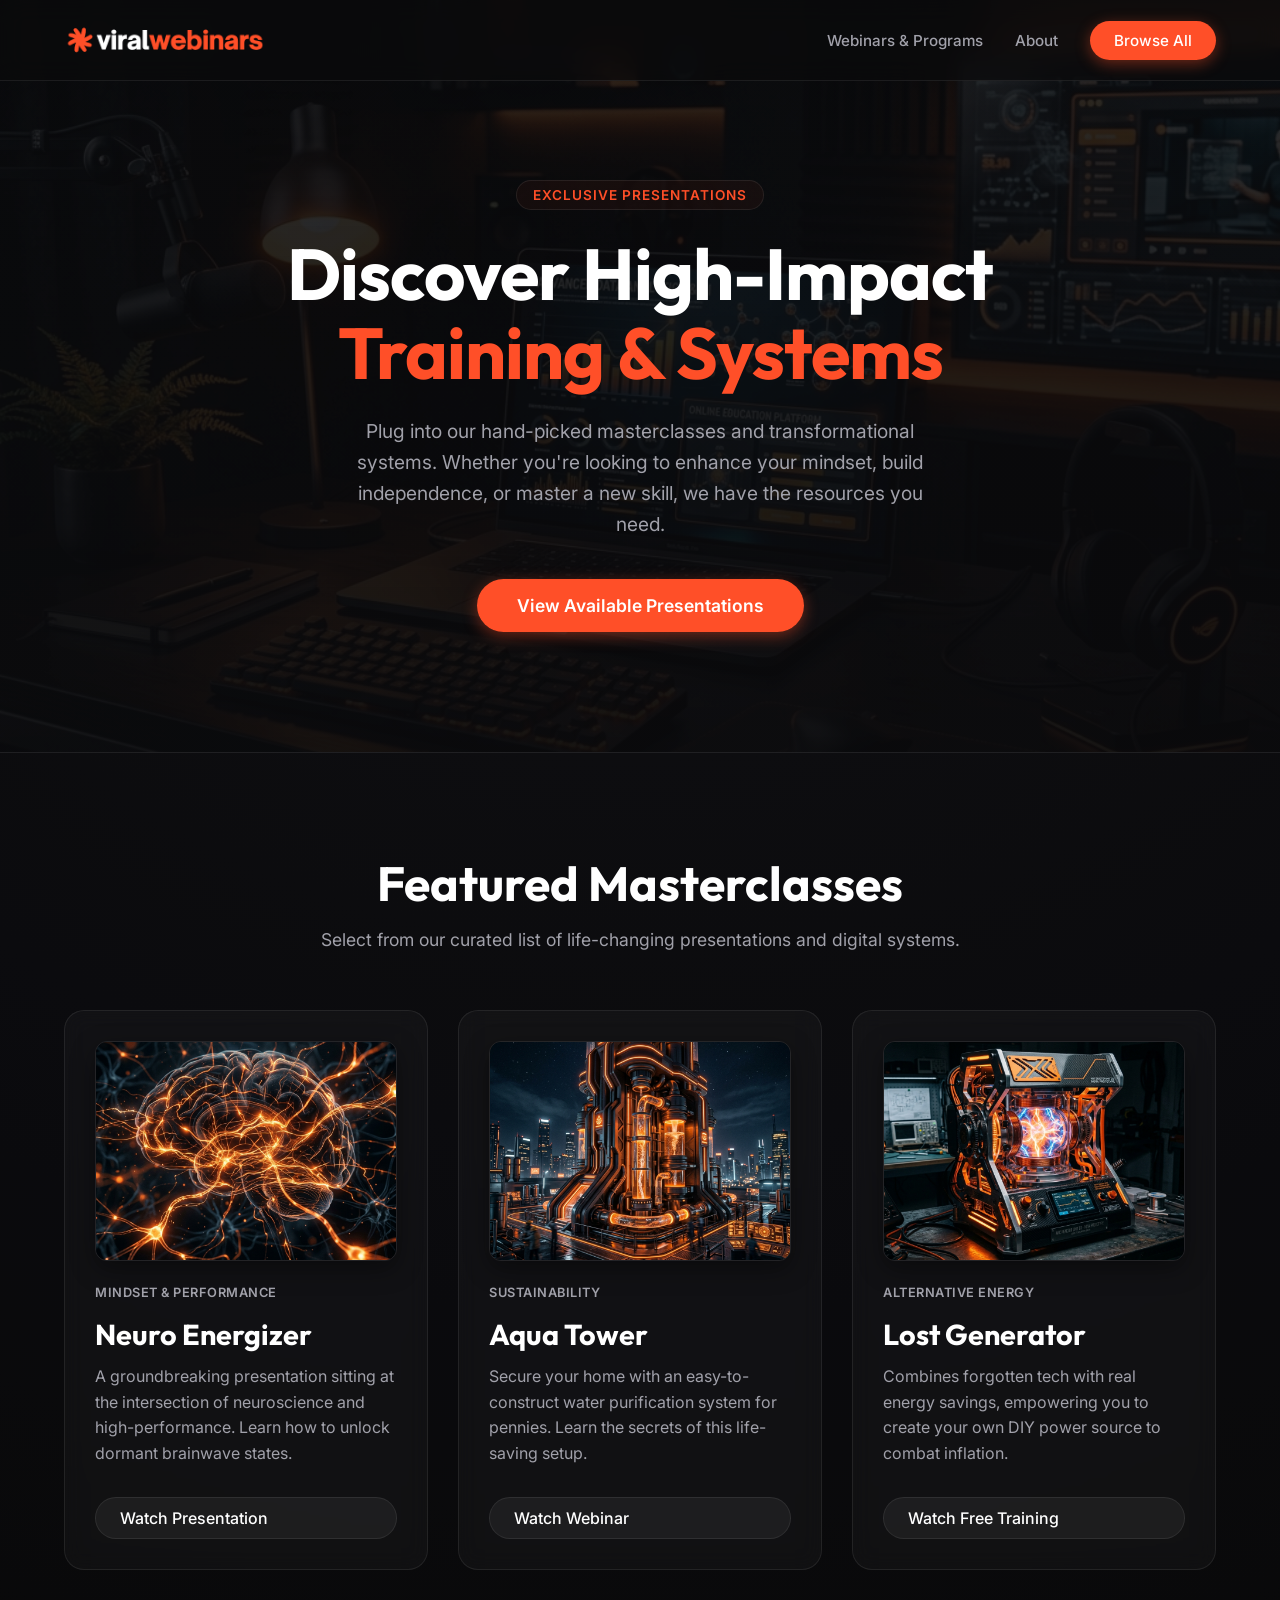
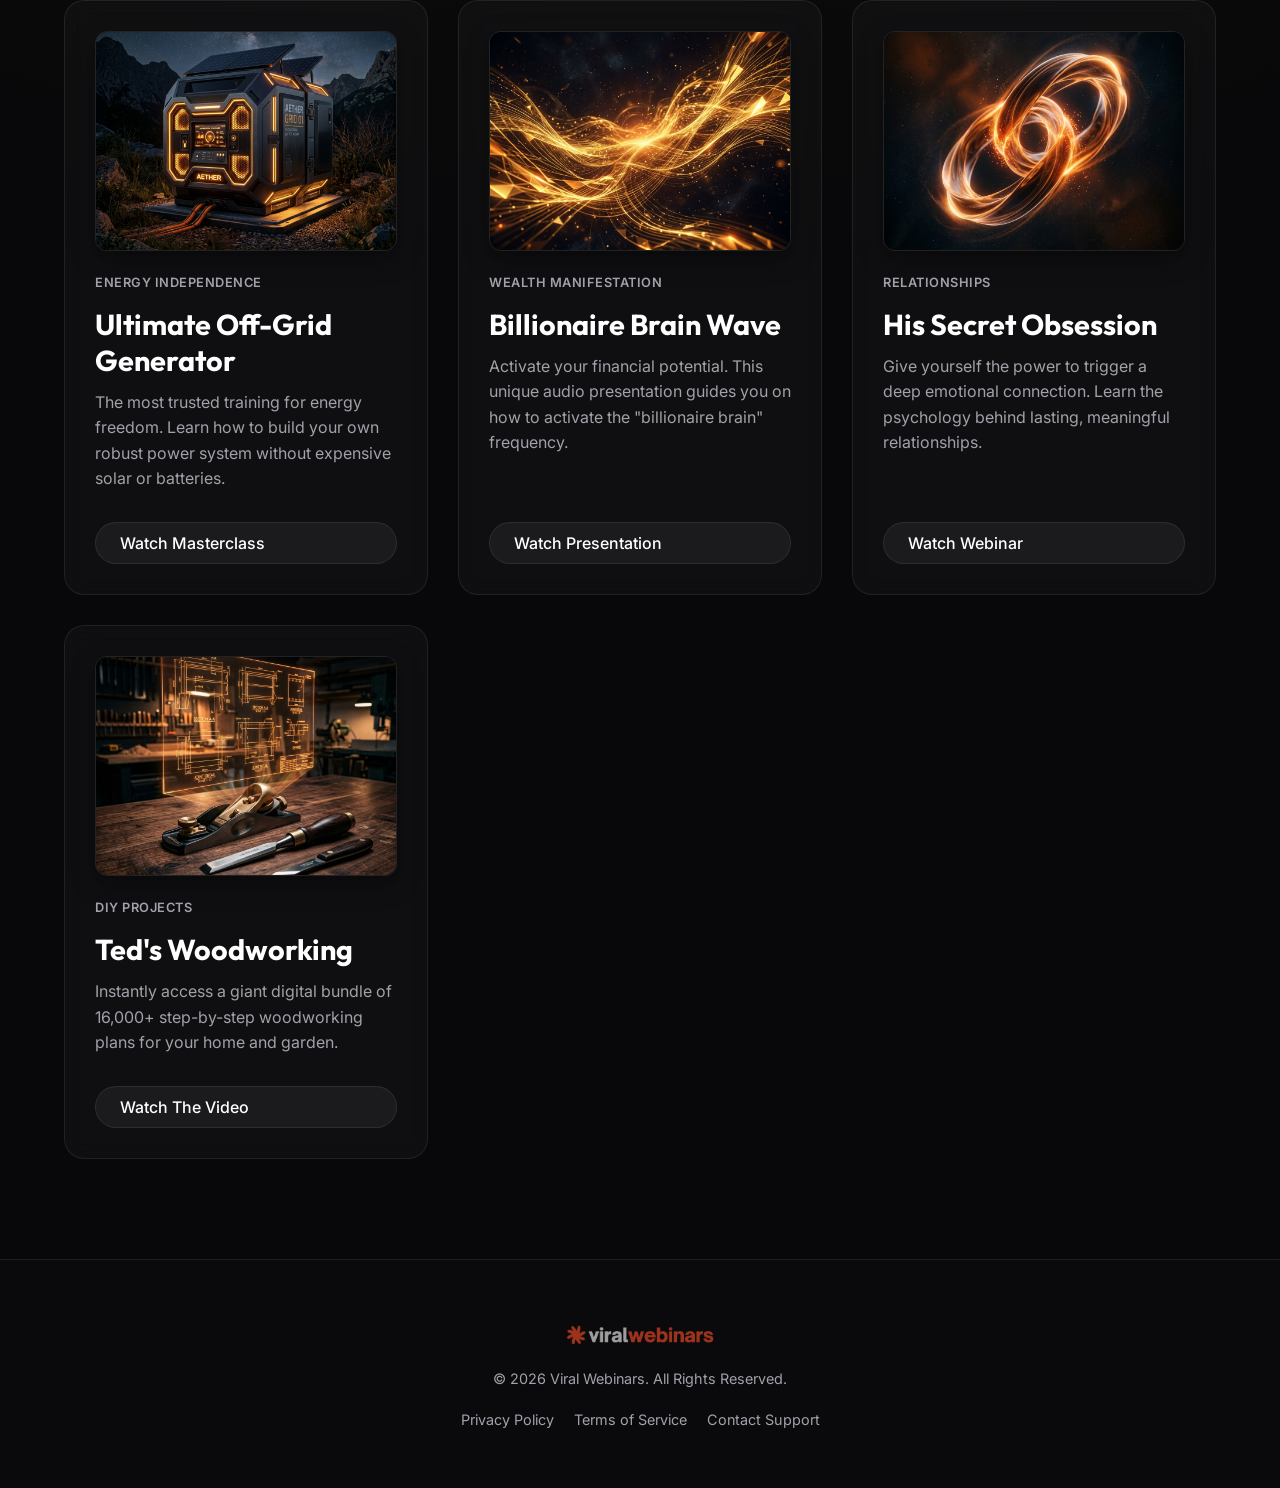
<file: index.html>
<!DOCTYPE html>
<html lang="en">
<head>
    <meta charset="UTF-8">
    <meta name="viewport" content="width=device-width, initial-scale=1.0">
    <meta name="description" content="Discover top-tier masterclasses, systems, and programs curated to transform your life.">
    <title>Viral Webinars - Exclusive Training & Programs</title>
    <link rel="icon" type="image/png" href="icon.png">
    <link rel="preconnect" href="https://fonts.googleapis.com">
    <link rel="preconnect" href="https://fonts.gstatic.com" crossorigin>
    <link href="https://fonts.googleapis.com/css2?family=Inter:wght@300;400;600;800&family=Outfit:wght@400;700;900&display=swap" rel="stylesheet">
    <link rel="stylesheet" href="styles.css">
</head>
<body>
    <header class="navbar">
        <div class="container nav-content">
            <img src="logo.png" alt="Viral Webinars Logo" class="brand-logo">
            <nav class="nav-links">
                <a href="#programs">Webinars & Programs</a>
                <a href="#about">About</a>
                <a href="#programs" class="btn-primary">Browse All</a>
            </nav>
        </div>
    </header>

    <main>
        <section class="hero">
            <div class="hero-bg-glow"></div>
            <div class="container hero-content">
                <div class="badge">Exclusive Presentations</div>
                <h1>Discover High-Impact <br><span class="text-gradient">Training & Systems</span></h1>
                <p>Plug into our hand-picked masterclasses and transformational systems. Whether you're looking to enhance your mindset, build independence, or master a new skill, we have the resources you need.</p>
                <div class="hero-cta">
                    <a href="#programs" class="btn-primary large">View Available Presentations</a>
                </div>
            </div>
        </section>

        <section id="programs" class="programs-section">
            <div class="container">
                <div class="section-heading">
                    <h2>Featured <span>Masterclasses</span></h2>
                    <p>Select from our curated list of life-changing presentations and digital systems.</p>
                </div>
                
                <div class="programs-grid">
                    <!-- Program 1 -->
                    <div class="program-card">
                        <div class="card-glow"></div>
                        <img src="images/neuro_energizer.png" alt="Neuro Energizer" class="card-image">
                        <div class="niche-tag">Mindset & Performance</div>
                        <h3>Neuro Energizer</h3>
                        <p class="desc">A groundbreaking presentation sitting at the intersection of neuroscience and high-performance. Learn how to unlock dormant brainwave states.</p>
                        <a href="#" class="btn-secondary">Watch Presentation</a>
                    </div>
                    
                    <!-- Program 2 -->
                    <div class="program-card">
                        <div class="card-glow"></div>
                        <img src="images/aqua_tower.png" alt="Aqua Tower" class="card-image">
                        <div class="niche-tag">Sustainability</div>
                        <h3>Aqua Tower</h3>
                        <p class="desc">Secure your home with an easy-to-construct water purification system for pennies. Learn the secrets of this life-saving setup.</p>
                        <a href="#" class="btn-secondary">Watch Webinar</a>
                    </div>

                    <!-- Program 3 -->
                    <div class="program-card">
                        <div class="card-glow"></div>
                        <img src="images/lost_generator.png" alt="Lost Generator" class="card-image">
                        <div class="niche-tag">Alternative Energy</div>
                        <h3>Lost Generator</h3>
                        <p class="desc">Combines forgotten tech with real energy savings, empowering you to create your own DIY power source to combat inflation.</p>
                        <a href="#" class="btn-secondary">Watch Free Training</a>
                    </div>

                    <!-- Program 4 -->
                    <div class="program-card">
                        <div class="card-glow"></div>
                        <img src="images/off_grid_generator.png" alt="Ultimate Off-Grid Generator" class="card-image">
                        <div class="niche-tag">Energy Independence</div>
                        <h3>Ultimate Off-Grid Generator</h3>
                        <p class="desc">The most trusted training for energy freedom. Learn how to build your own robust power system without expensive solar or batteries.</p>
                        <a href="#" class="btn-secondary">Watch Masterclass</a>
                    </div>

                    <!-- Program 5 -->
                    <div class="program-card">
                        <div class="card-glow"></div>
                        <img src="images/billionaire_brain_wave.png" alt="Billionaire Brain Wave" class="card-image">
                        <div class="niche-tag">Wealth Manifestation</div>
                        <h3>Billionaire Brain Wave</h3>
                        <p class="desc">Activate your financial potential. This unique audio presentation guides you on how to activate the "billionaire brain" frequency.</p>
                        <a href="#" class="btn-secondary">Watch Presentation</a>
                    </div>

                    <!-- Program 6 -->
                    <div class="program-card">
                        <div class="card-glow"></div>
                        <img src="images/secret_obsession.png" alt="His Secret Obsession" class="card-image">
                        <div class="niche-tag">Relationships</div>
                        <h3>His Secret Obsession</h3>
                        <p class="desc">Give yourself the power to trigger a deep emotional connection. Learn the psychology behind lasting, meaningful relationships.</p>
                        <a href="#" class="btn-secondary">Watch Webinar</a>
                    </div>

                    <!-- Program 7 -->
                    <div class="program-card">
                        <div class="card-glow"></div>
                        <img src="images/teds_woodworking.png" alt="Ted's Woodworking" class="card-image">
                        <div class="niche-tag">DIY Projects</div>
                        <h3>Ted's Woodworking</h3>
                        <p class="desc">Instantly access a giant digital bundle of 16,000+ step-by-step woodworking plans for your home and garden.</p>
                        <a href="#" class="btn-secondary">Watch The Video</a>
                    </div>
                </div>
            </div>
        </section>
    </main>

    <footer>
        <div class="container footer-content">
            <div class="footer-brand">
                <img src="logo.png" alt="Viral Webinars Logo" class="footer-logo">
                <p>&copy; 2026 Viral Webinars. All Rights Reserved.</p>
            </div>
            <div class="footer-links">
                <a href="#">Privacy Policy</a>
                <a href="#">Terms of Service</a>
                <a href="#">Contact Support</a>
            </div>
        </div>
    </footer>
</body>
</html>
</file>
<file: styles.css>
:root {
    --bg-dark: #0a0a0c;
    --bg-card: rgba(255, 255, 255, 0.03);
    --border-glass: rgba(255, 255, 255, 0.08);
    --text-primary: #ffffff;
    --text-secondary: #a1a1aa;
    --accent-orange: #ff4f28;
    --accent-glow: rgba(255, 79, 40, 0.4);
    --gradient-primary: linear-gradient(135deg, #ff4f28 0%, #ff4f28 100%);
    --font-sans: 'Inter', sans-serif;
    --font-heading: 'Outfit', sans-serif;
}

* {
    margin: 0;
    padding: 0;
    box-sizing: border-box;
}

html {
    scroll-behavior: smooth;
    background-color: var(--bg-dark);
    color: var(--text-primary);
    font-family: var(--font-sans);
}

body {
    overflow-x: hidden;
    position: relative;
    background: radial-gradient(circle at top, rgba(20,20,25,1) 0%, var(--bg-dark) 60%);
}

.container {
    width: 100%;
    max-width: 1200px;
    margin: 0 auto;
    padding: 0 24px;
}

/* Typography */
h1, h2, h3 {
    font-family: var(--font-heading);
    color: var(--text-primary);
}

.text-gradient {
    background: var(--gradient-primary);
    -webkit-background-clip: text;
    -webkit-text-fill-color: transparent;
}

/* Navbar */
.navbar {
    position: fixed;
    top: 0;
    width: 100%;
    padding: 20px 0;
    background: rgba(10, 10, 12, 0.7);
    backdrop-filter: blur(12px);
    -webkit-backdrop-filter: blur(12px);
    border-bottom: 1px solid var(--border-glass);
    z-index: 100;
}

.nav-content {
    display: flex;
    justify-content: space-between;
    align-items: center;
}

.brand-logo {
    height: 40px;
    object-fit: contain;
}

.nav-links {
    display: flex;
    gap: 32px;
    align-items: center;
}

.nav-links a {
    color: var(--text-secondary);
    text-decoration: none;
    font-weight: 500;
    font-size: 0.95rem;
    transition: color 0.3s ease;
}

.nav-links a:hover {
    color: var(--text-primary);
}

/* Buttons */
.btn-primary {
    background: var(--gradient-primary);
    color: #fff !important;
    padding: 10px 24px;
    border-radius: 30px;
    font-weight: 600;
    text-decoration: none;
    box-shadow: 0 4px 15px var(--accent-glow);
    transition: transform 0.3s cubic-bezier(0.175, 0.885, 0.32, 1.275), box-shadow 0.3s ease;
    display: inline-block;
}

.btn-primary:hover {
    transform: translateY(-3px) scale(1.02);
    box-shadow: 0 6px 20px rgba(255, 79, 40, 0.6);
}

.btn-primary.large {
    padding: 16px 40px;
    font-size: 1.1rem;
}

.btn-secondary {
    display: inline-block;
    color: var(--text-primary);
    text-decoration: none;
    padding: 10px 24px;
    border: 1px solid var(--border-glass);
    border-radius: 30px;
    font-weight: 500;
    background: rgba(255, 255, 255, 0.05);
    transition: all 0.3s ease;
}

.btn-secondary:hover {
    background: rgba(255, 255, 255, 0.1);
    border-color: rgba(255, 255, 255, 0.2);
    transform: translateY(-2px);
}

/* Hero Section */
.hero {
    position: relative;
    padding: 180px 0 120px;
    text-align: center;
    background: linear-gradient(rgba(10, 10, 12, 0.85), rgba(10, 10, 12, 0.95)), url('images/hero_bg.png') center/cover no-repeat;
}

.hero-bg-glow {
    position: absolute;
    top: -10%;
    left: 50%;
    transform: translateX(-50%);
    width: 600px;
    height: 600px;
    background: radial-gradient(circle, var(--accent-glow) 0%, transparent 60%);
    opacity: 0.5;
    z-index: -1;
    pointer-events: none;
    filter: blur(80px);
}

.hero .badge {
    display: inline-block;
    padding: 6px 16px;
    border: 1px solid var(--border-glass);
    border-radius: 20px;
    font-size: 0.85rem;
    font-weight: 600;
    text-transform: uppercase;
    letter-spacing: 1px;
    margin-bottom: 24px;
    color: var(--accent-orange);
    background: rgba(255, 79, 40, 0.05);
}

.hero h1 {
    font-size: 4.5rem;
    line-height: 1.1;
    margin-bottom: 24px;
    letter-spacing: -1px;
}

.hero p {
    font-size: 1.2rem;
    color: var(--text-secondary);
    max-width: 600px;
    margin: 0 auto 40px;
    line-height: 1.6;
}

/* Programs Section */
.programs-section {
    padding: 100px 0;
    background: rgba(0, 0, 0, 0.2);
    border-top: 1px solid var(--border-glass);
}

.section-heading {
    text-align: center;
    margin-bottom: 60px;
}

.section-heading h2 {
    font-size: 3rem;
    margin-bottom: 16px;
}

.section-heading p {
    color: var(--text-secondary);
    font-size: 1.1rem;
}

.programs-grid {
    display: grid;
    grid-template-columns: repeat(auto-fit, minmax(320px, 1fr));
    gap: 30px;
}

/* Program Card */
.program-card {
    position: relative;
    background: var(--bg-card);
    border: 1px solid var(--border-glass);
    padding: 30px;
    border-radius: 20px;
    overflow: hidden;
    backdrop-filter: blur(10px);
    -webkit-backdrop-filter: blur(10px);
    transition: transform 0.4s ease, border-color 0.4s ease, box-shadow 0.4s ease;
    display: flex;
    flex-direction: column;
}

.program-card:hover {
    transform: translateY(-8px);
    border-color: rgba(255, 255, 255, 0.15);
    box-shadow: 0 10px 40px rgba(0, 0, 0, 0.5);
}

.card-image {
    width: 100%;
    height: 220px;
    object-fit: cover;
    border-radius: 12px;
    margin-bottom: 24px;
    box-shadow: 0 8px 24px rgba(0, 0, 0, 0.4);
    border: 1px solid var(--border-glass);
    transition: transform 0.6s cubic-bezier(0.175, 0.885, 0.32, 1.275);
}

.program-card:hover .card-image {
    transform: scale(1.03);
}

.card-glow {
    position: absolute;
    top: 0;
    left: 0;
    width: 100%;
    height: 100%;
    background: radial-gradient(circle at 50% 0%, rgba(255, 79, 40, 0.1) 0%, transparent 70%);
    opacity: 0;
    transition: opacity 0.4s ease;
    pointer-events: none;
}

.program-card:hover .card-glow {
    opacity: 1;
}

.niche-tag {
    font-size: 0.8rem;
    font-weight: 600;
    text-transform: uppercase;
    color: var(--text-secondary);
    margin-bottom: 16px;
    letter-spacing: 0.5px;
}

.program-card h3 {
    font-size: 1.8rem;
    margin-bottom: 12px;
}

.desc {
    color: var(--text-secondary);
    line-height: 1.6;
    margin-bottom: 30px;
    flex-grow: 1;
}

/* Footer */
footer {
    padding: 60px 0;
    border-top: 1px solid var(--border-glass);
    text-align: center;
}

.footer-content {
    display: flex;
    flex-direction: column;
    align-items: center;
    gap: 24px;
}

.footer-logo {
    height: 30px;
    margin-bottom: 16px;
    opacity: 0.6;
}

.footer-brand p {
    color: var(--text-secondary);
    font-size: 0.9rem;
}

.footer-links {
    display: flex;
    gap: 20px;
}

.footer-links a {
    color: var(--text-secondary);
    text-decoration: none;
    font-size: 0.9rem;
    transition: color 0.3s ease;
}

.footer-links a:hover {
    color: var(--text-primary);
}

/* Responsive */
@media (max-width: 768px) {
    .hero h1 {
        font-size: 3rem;
    }
    
    .section-heading h2 {
        font-size: 2.2rem;
    }
}

/* Registration Page Layout */
.registration-container {
    display: grid;
    grid-template-columns: 1fr 1fr;
    gap: 60px;
    margin-top: 140px;
    padding-bottom: 100px;
}

.reg-left {
    display: flex;
    flex-direction: column;
    justify-content: center;
}

.reg-left h1 {
    font-size: 3.5rem;
    line-height: 1.1;
    margin-bottom: 24px;
}

.reg-left ul {
    list-style-type: none;
    margin: 24px 0;
}

.reg-left li {
    font-size: 1.1rem;
    margin-bottom: 16px;
    display: flex;
    align-items: center;
    color: var(--text-secondary);
}

.reg-left li::before {
    content: "✓";
    color: var(--accent-orange);
    font-weight: bold;
    margin-right: 12px;
    font-size: 1.2rem;
}

.reg-image-wrapper {
    margin-top: 30px;
    border-radius: 16px;
    overflow: hidden;
    border: 1px solid var(--border-glass);
    box-shadow: 0 10px 40px rgba(0, 0, 0, 0.4);
}

.reg-image-wrapper img {
    width: 100%;
    display: block;
}

.reg-right {
    background: var(--bg-card);
    border: 1px solid var(--border-glass);
    border-radius: 20px;
    padding: 40px;
    backdrop-filter: blur(10px);
    -webkit-backdrop-filter: blur(10px);
}

@media (max-width: 992px) {
    .registration-container {
        grid-template-columns: 1fr;
        gap: 40px;
    }
}
</file>
